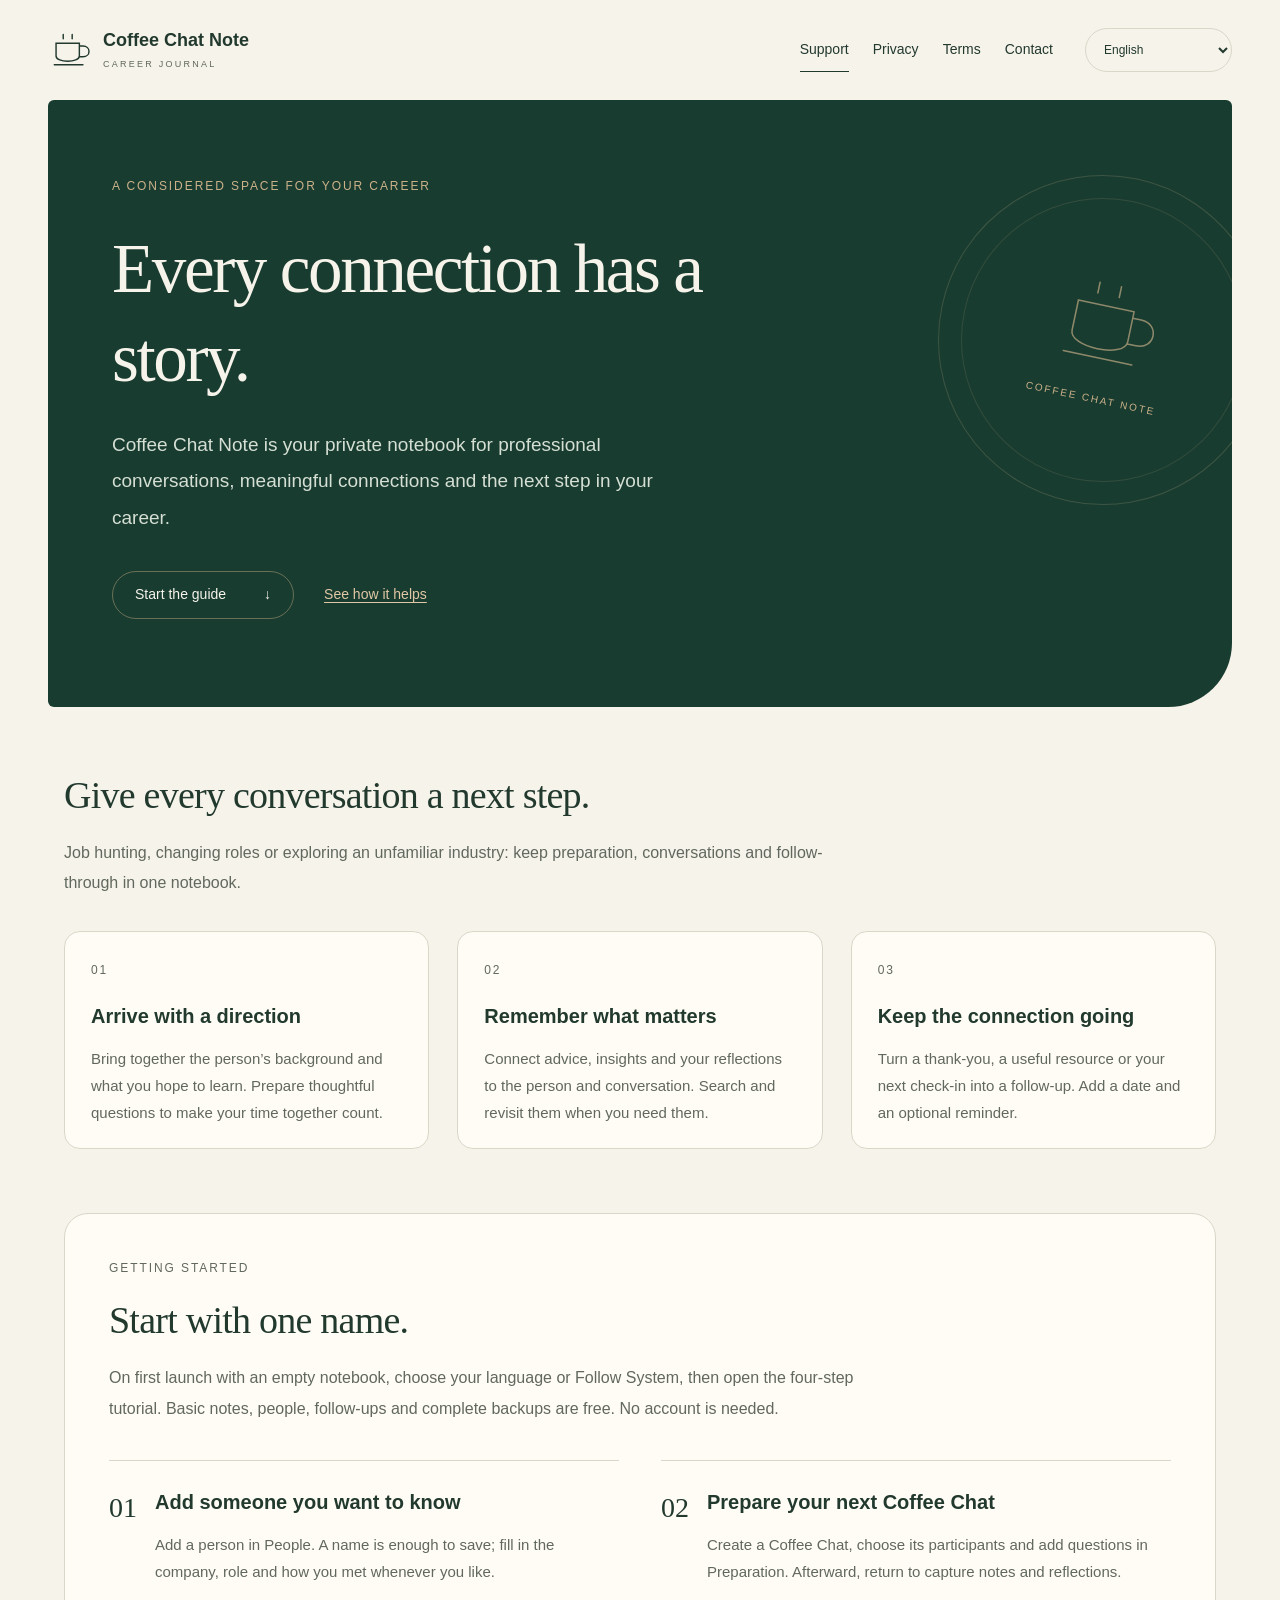
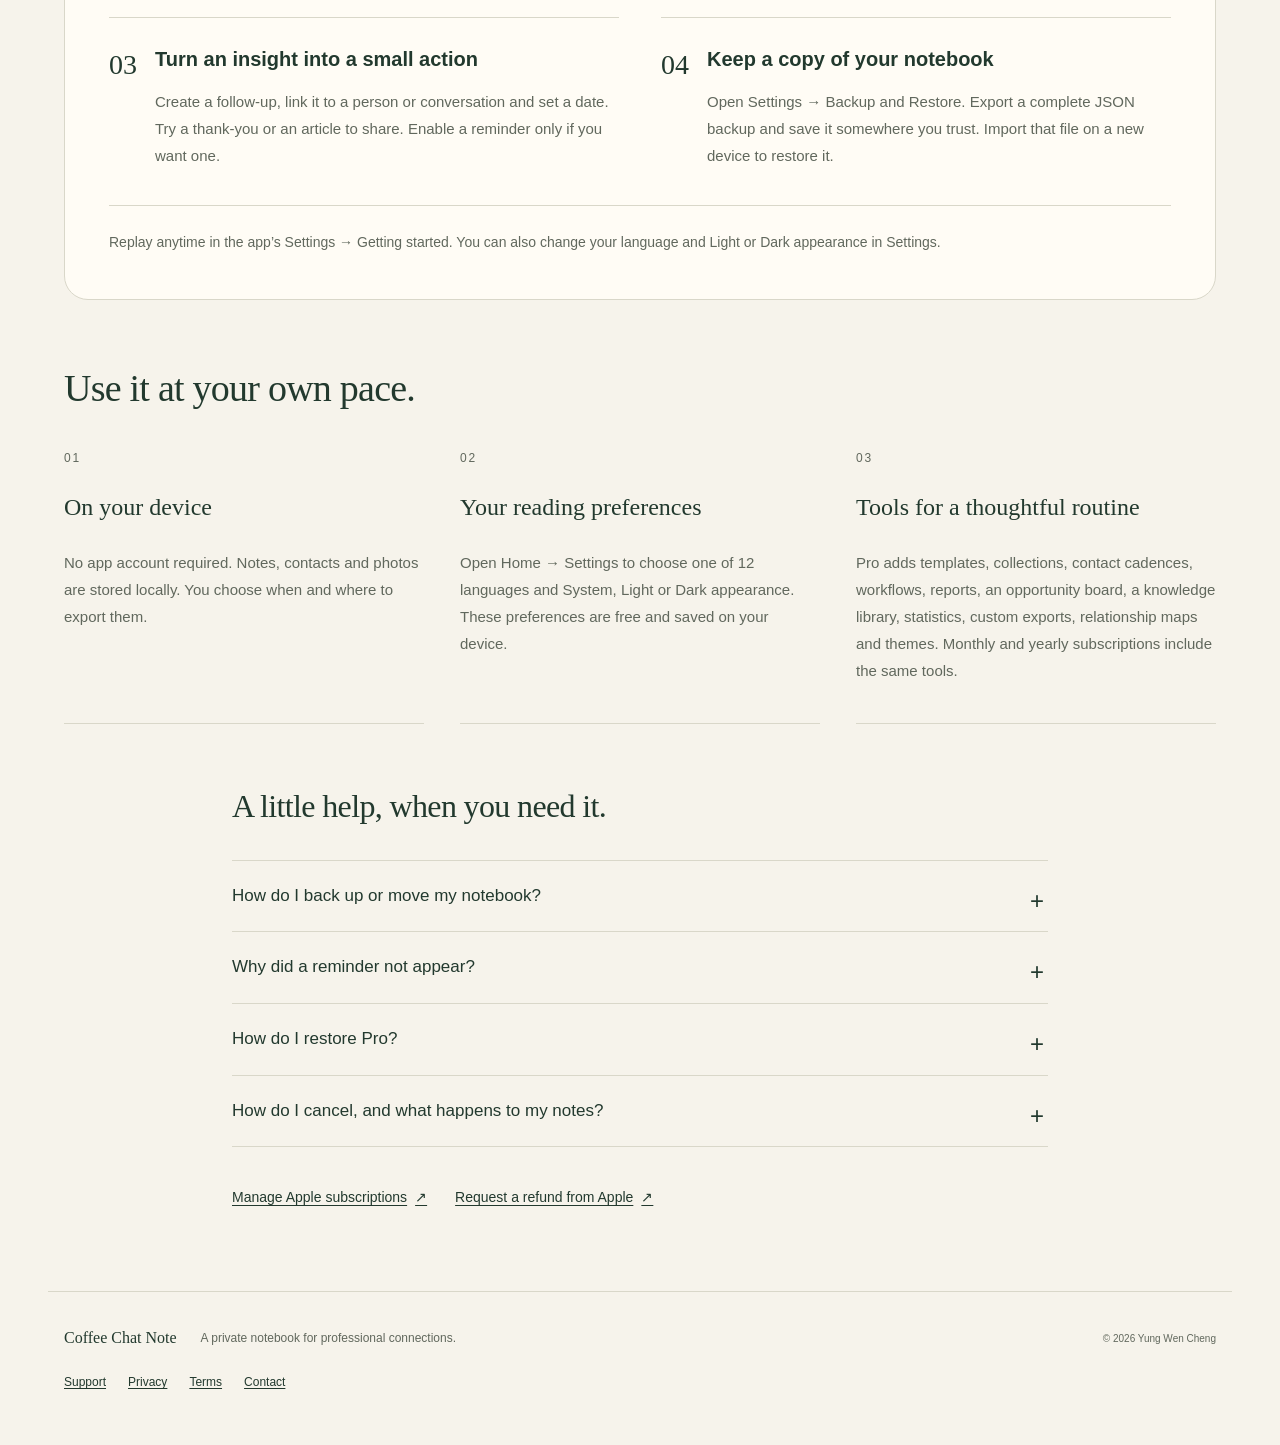
<file: index.html>
<!doctype html>
<html lang="en" dir="ltr"><head><meta charset="utf-8"><meta name="viewport" content="width=device-width,initial-scale=1"><meta name="color-scheme" content="light dark"><meta name="description" content="Coffee Chat Note: support, privacy and subscriptions for your private professional notebook."><title>Support · Coffee Chat Note</title><link rel="icon" type="image/svg+xml" href="icon.svg"><link rel="stylesheet" href="style.css?v=20261011-i18n"><script defer src="site.js?v=20261011-i18n"></script></head>
<body data-page="index"><a class="skip" href="#main"><span data-i18n="skip" >Skip to content</span></a><header class="site-header"><a class="brand" href="index.html"><svg viewBox="0 0 48 48" aria-hidden="true"><path d="M9 16h26v14c0 8-26 8-26 0V16Zm26 3h4c9 0 9 12 0 12h-4M7 40h32M17 6v5m10-5v5"/></svg><span>Coffee Chat Note<small>CAREER JOURNAL</small></span></a><nav aria-label="Main"><a href="index.html" aria-current=page><span data-i18n="navSupport" >Support</span></a><a href="privacy.html" ><span data-i18n="navPrivacy" >Privacy</span></a><a href="terms.html" ><span data-i18n="navTerms" >Terms</span></a><a href="contact.html" ><span data-i18n="navContact" >Contact</span></a></nav><div class="language"><label for="language" data-i18n="language">Language</label><select id="language"><option value="en">English</option><option value="zh-Hant">繁體中文</option><option value="zh-Hans">简体中文</option><option value="ja">日本語</option><option value="es">Español</option><option value="fr">Français</option><option value="ko">한국어</option><option value="de">Deutsch</option><option value="pt-BR">Português (Brasil)</option><option value="id">Bahasa Indonesia</option><option value="hi">हिन्दी</option><option value="ar">العربية</option></select></div></header><main id="main"><section class="hero">
<p data-i18n="eyebrow" class=eyebrow>A considered space for your career</p><h1 data-i18n="hero" >Every connection has a story.</h1><p data-i18n="intro" class=lead>Coffee Chat Note is your private notebook for professional conversations, meaningful connections and the next step in your career.</p>
<div class="hero-actions"><a class="button" href="#getting-started"><span data-i18n="guideCTA" >Start the guide</span> <span aria-hidden="true">↓</span></a><a class="hero-link" href="#value"><span data-i18n="valueCTA" >See how it helps</span></a></div>
<div class="hero-orbit" aria-hidden="true"><svg viewBox="0 0 48 48" aria-hidden="true"><path d="M9 16h26v14c0 8-26 8-26 0V16Zm26 3h4c9 0 9 12 0 12h-4M7 40h32M17 6v5m10-5v5"/></svg><span>COFFEE CHAT NOTE</span></div></section>
<section class="value-section" id="value" aria-labelledby="value-title"><h2 data-i18n="valueTitle" id="value-title">Give every conversation a next step.</h2><p data-i18n="valueIntro" class=section-intro>Job hunting, changing roles or exploring an unfamiliar industry: keep preparation, conversations and follow-through in one notebook.</p><div class="value-grid"><article class="value-card"><span class="number" aria-hidden="true">01</span><h3 data-i18n="value1Title" >Arrive with a direction</h3><p data-i18n="value1Body" >Bring together the person’s background and what you hope to learn. Prepare thoughtful questions to make your time together count.</p></article><article class="value-card"><span class="number" aria-hidden="true">02</span><h3 data-i18n="value2Title" >Remember what matters</h3><p data-i18n="value2Body" >Connect advice, insights and your reflections to the person and conversation. Search and revisit them when you need them.</p></article><article class="value-card"><span class="number" aria-hidden="true">03</span><h3 data-i18n="value3Title" >Keep the connection going</h3><p data-i18n="value3Body" >Turn a thank-you, a useful resource or your next check-in into a follow-up. Add a date and an optional reminder.</p></article></div></section>
<section class="getting-started" id="getting-started" aria-labelledby="guide-title"><header><p data-i18n="guideEyebrow" class=eyebrow>GETTING STARTED</p><h2 data-i18n="guideTitle" id="guide-title">Start with one name.</h2><p data-i18n="guideIntro" class=section-intro>On first launch with an empty notebook, choose your language or Follow System, then open the four-step tutorial. Basic notes, people, follow-ups and complete backups are free. No account is needed.</p></header><ol class="guide-steps" role="list"><li><span class="step-number" aria-hidden="true">01</span><div><h3 data-i18n="step1Title" >Add someone you want to know</h3><p data-i18n="step1Body" >Add a person in People. A name is enough to save; fill in the company, role and how you met whenever you like.</p></div></li><li><span class="step-number" aria-hidden="true">02</span><div><h3 data-i18n="step2Title" >Prepare your next Coffee Chat</h3><p data-i18n="step2Body" >Create a Coffee Chat, choose its participants and add questions in Preparation. Afterward, return to capture notes and reflections.</p></div></li><li><span class="step-number" aria-hidden="true">03</span><div><h3 data-i18n="step3Title" >Turn an insight into a small action</h3><p data-i18n="step3Body" >Create a follow-up, link it to a person or conversation and set a date. Try a thank-you or an article to share. Enable a reminder only if you want one.</p></div></li><li><span class="step-number" aria-hidden="true">04</span><div><h3 data-i18n="step4Title" >Keep a copy of your notebook</h3><p data-i18n="step4Body" >Open Settings → Backup and Restore. Export a complete JSON backup and save it somewhere you trust. Import that file on a new device to restore it.</p></div></li></ol><p class="guide-note" data-i18n="guideReplay">Replay anytime in the app’s Settings → Getting started. You can also change your language and Light or Dark appearance in Settings.</p></section>
<section class="everyday" aria-labelledby="everyday-title"><h2 data-i18n="everydayTitle" id="everyday-title">Use it at your own pace.</h2><div class="features"><article class="feature"><span class="number" aria-hidden="true">01</span><h3 data-i18n="local" >On your device</h3><p data-i18n="localBody" >No app account required. Notes, contacts and photos are stored locally. You choose when and where to export them.</p></article><article class="feature"><span class="number" aria-hidden="true">02</span><h3 data-i18n="settings" >Your reading preferences</h3><p data-i18n="settingsBody" >Open Home → Settings to choose one of 12 languages and System, Light or Dark appearance. These preferences are free and saved on your device.</p></article><article class="feature"><span class="number" aria-hidden="true">03</span><h3 data-i18n="pro" >Tools for a thoughtful routine</h3><p data-i18n="proBody" >Pro adds templates, collections, contact cadences, workflows, reports, an opportunity board, a knowledge library, statistics, custom exports, relationship maps and themes. Monthly and yearly subscriptions include the same tools.</p></article></div></section>
<section class="faq" id="faq"><h2 data-i18n="faq" >A little help, when you need it.</h2><details><summary><span data-i18n="backupQ" >How do I back up or move my notebook?</span></summary><p data-i18n="backupA" >Open Settings → Backup and Restore to export a complete JSON backup, including records, relationships and photos. Save it in a trusted place. To move devices, transfer that file and import it on the new device. Preview the restore choices carefully; exports may contain private information.</p></details><details><summary><span data-i18n="reminderQ" >Why did a reminder not appear?</span></summary><p data-i18n="reminderA" >Check notification permission in iOS Settings, enable the reminder on the pending task, and check its date and pause setting. Date-only reminders occur at 9:00 AM in the task’s selected time zone. The nearest 60 future reminders are scheduled and refreshed when you open or edit the app. Focus modes and system notification settings can affect delivery.</p></details><details><summary><span data-i18n="restoreQ" >How do I restore Pro?</span></summary><p data-i18n="restoreA" >Use the same Apple Account used for the purchase, then open Settings → Pro → Restore Purchases. An active subscription is required. Connect to the App Store if the status cannot be verified. Backup files do not transfer Pro access.</p></details><details><summary><span data-i18n="cancelQ" >How do I cancel, and what happens to my notes?</span></summary><p data-i18n="cancelA" >Manage or cancel in iPhone Settings → your name → Subscriptions. Canceling stops the next renewal; Pro stays available until the paid period ends. Free notes, existing template answers, and complete backup and restore remain available afterward. Apple handles refund requests.</p></details><div class="link-row"><a class="text-link" href="https://apps.apple.com/account/subscriptions"><span data-i18n="manage" >Manage Apple subscriptions</span> <span aria-hidden="true">↗</span></a><a class="text-link" href="https://reportaproblem.apple.com/"><span data-i18n="refund" >Request a refund from Apple</span> <span aria-hidden="true">↗</span></a></div></section></main><footer><a class="brand-name" href="index.html">Coffee Chat Note</a><p data-i18n="footer" >A private notebook for professional connections.</p><small>© 2026 Yung Wen Cheng</small><div><a href="index.html" aria-current=page><span data-i18n="navSupport" >Support</span></a><a href="privacy.html" ><span data-i18n="navPrivacy" >Privacy</span></a><a href="terms.html" ><span data-i18n="navTerms" >Terms</span></a><a href="contact.html" ><span data-i18n="navContact" >Contact</span></a></div></footer></body></html>
</file>
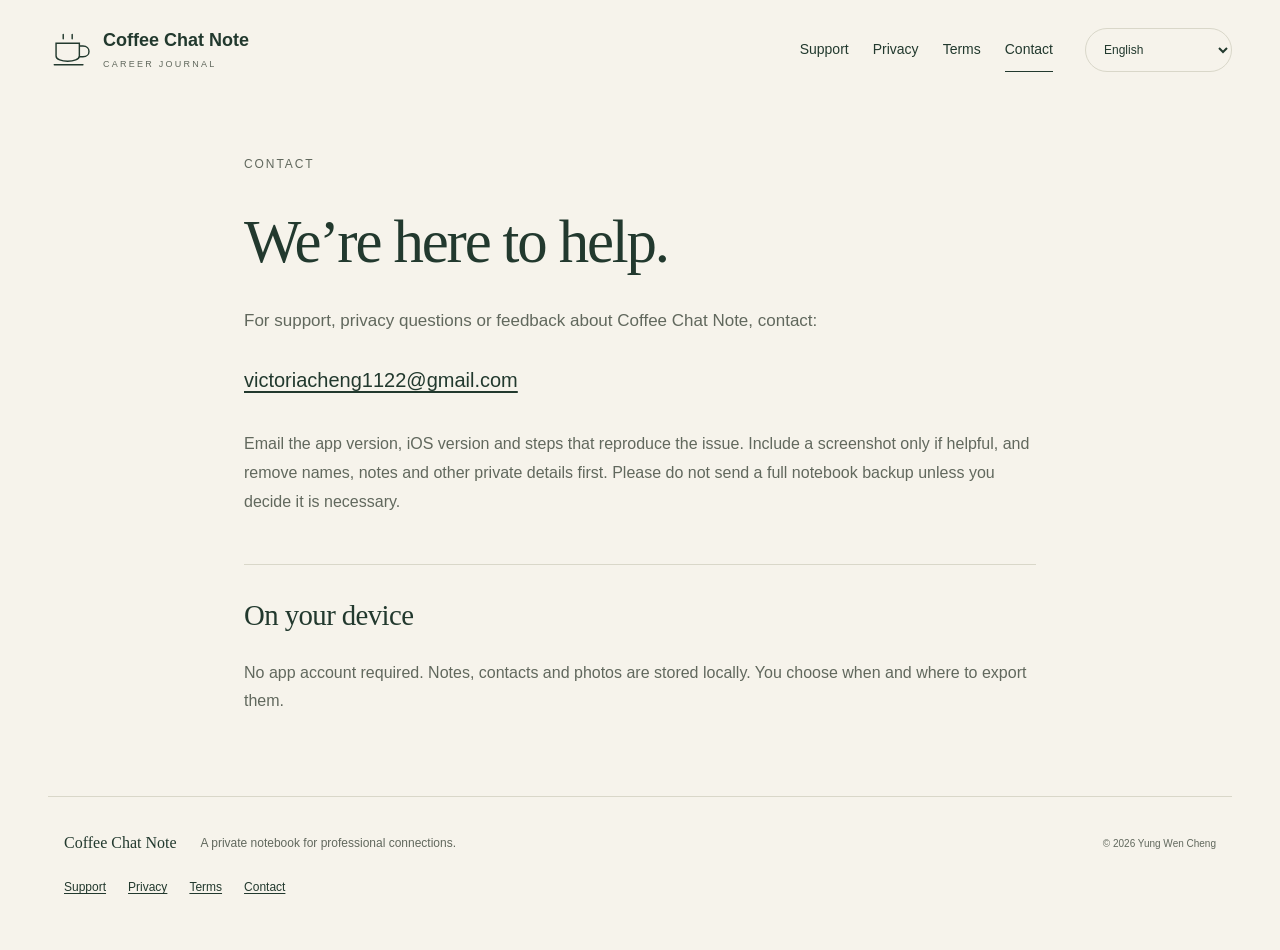
<file: contact.html>
<!doctype html>
<html lang="en" dir="ltr"><head><meta charset="utf-8"><meta name="viewport" content="width=device-width,initial-scale=1"><meta name="color-scheme" content="light dark"><meta name="description" content="Coffee Chat Note: support, privacy and subscriptions for your private professional notebook."><title>Contact · Coffee Chat Note</title><link rel="icon" type="image/svg+xml" href="icon.svg"><link rel="stylesheet" href="style.css?v=20261011-i18n"><script defer src="site.js?v=20261011-i18n"></script></head>
<body data-page="contact"><a class="skip" href="#main"><span data-i18n="skip" >Skip to content</span></a><header class="site-header"><a class="brand" href="index.html"><svg viewBox="0 0 48 48" aria-hidden="true"><path d="M9 16h26v14c0 8-26 8-26 0V16Zm26 3h4c9 0 9 12 0 12h-4M7 40h32M17 6v5m10-5v5"/></svg><span>Coffee Chat Note<small>CAREER JOURNAL</small></span></a><nav aria-label="Main"><a href="index.html" ><span data-i18n="navSupport" >Support</span></a><a href="privacy.html" ><span data-i18n="navPrivacy" >Privacy</span></a><a href="terms.html" ><span data-i18n="navTerms" >Terms</span></a><a href="contact.html" aria-current=page><span data-i18n="navContact" >Contact</span></a></nav><div class="language"><label for="language" data-i18n="language">Language</label><select id="language"><option value="en">English</option><option value="zh-Hant">繁體中文</option><option value="zh-Hans">简体中文</option><option value="ja">日本語</option><option value="es">Español</option><option value="fr">Français</option><option value="ko">한국어</option><option value="de">Deutsch</option><option value="pt-BR">Português (Brasil)</option><option value="id">Bahasa Indonesia</option><option value="hi">हिन्दी</option><option value="ar">العربية</option></select></div></header><main id="main"><article class="document contact"><p data-i18n="navContact" class=eyebrow>Contact</p><h1 data-i18n="contactTitle" >We’re here to help.</h1><p data-i18n="contactIntro" class=lead>For support, privacy questions or feedback about Coffee Chat Note, contact:</p><a class="email" href="mailto:victoriacheng1122@gmail.com?subject=Coffee%20Chat%20Note%20Support">victoriacheng1122@gmail.com</a><p data-i18n="helpBody" >Email the app version, iOS version and steps that reproduce the issue. Include a screenshot only if helpful, and remove names, notes and other private details first. Please do not send a full notebook backup unless you decide it is necessary.</p><div class="contact-note"><h2 data-i18n="local" >On your device</h2><p data-i18n="localBody" >No app account required. Notes, contacts and photos are stored locally. You choose when and where to export them.</p></div></article></main><footer><a class="brand-name" href="index.html">Coffee Chat Note</a><p data-i18n="footer" >A private notebook for professional connections.</p><small>© 2026 Yung Wen Cheng</small><div><a href="index.html" ><span data-i18n="navSupport" >Support</span></a><a href="privacy.html" ><span data-i18n="navPrivacy" >Privacy</span></a><a href="terms.html" ><span data-i18n="navTerms" >Terms</span></a><a href="contact.html" aria-current=page><span data-i18n="navContact" >Contact</span></a></div></footer></body></html>
</file>
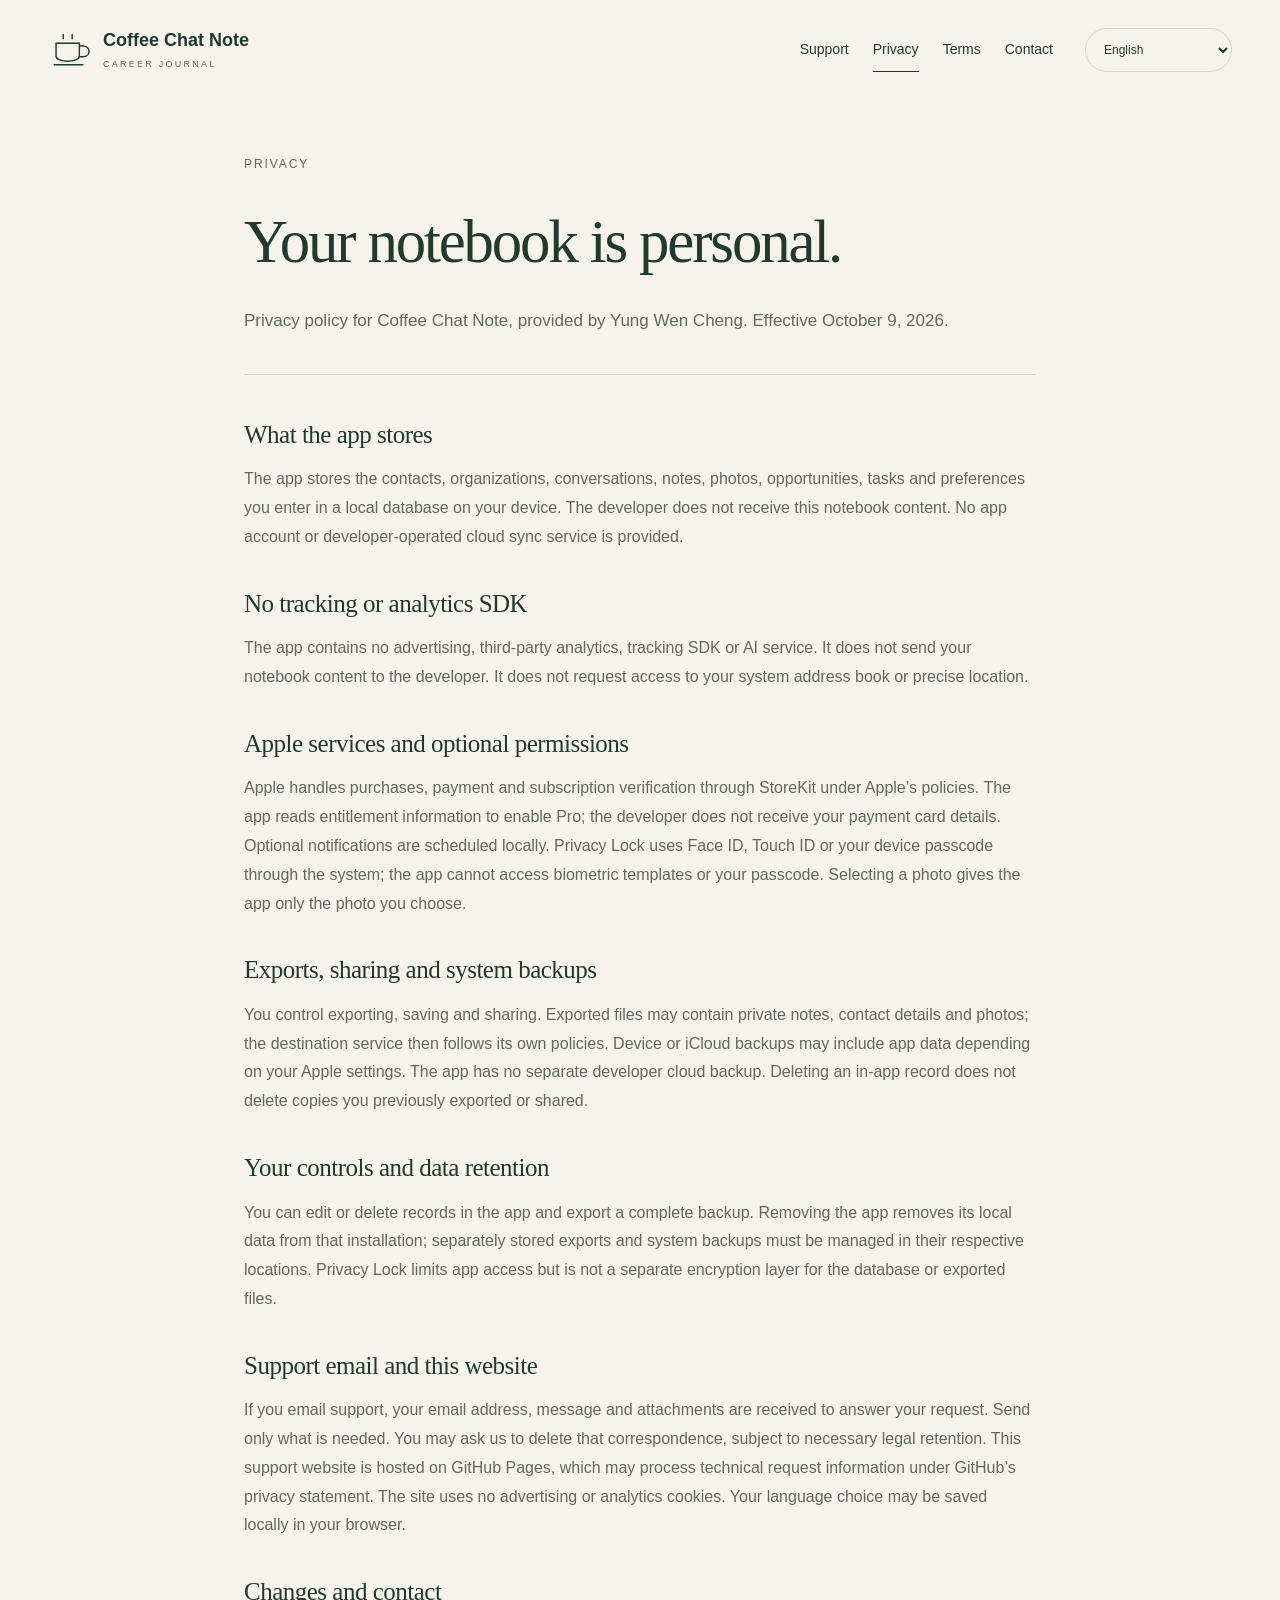
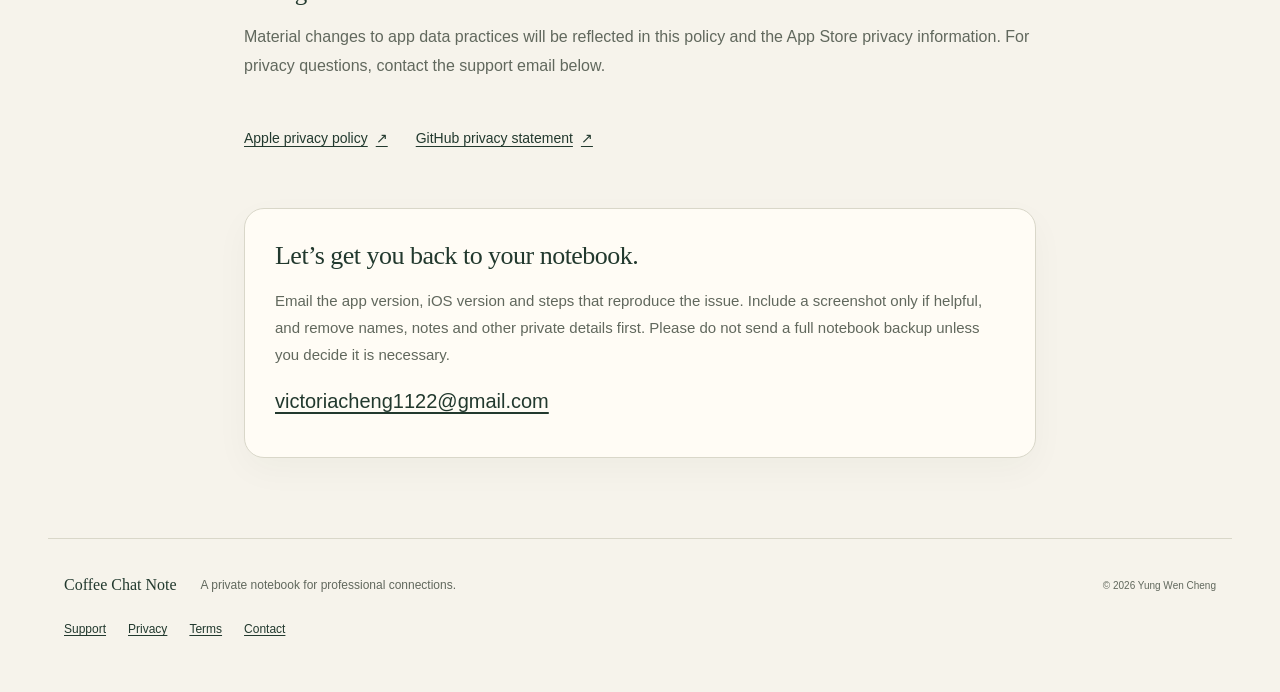
<file: privacy.html>
<!doctype html>
<html lang="en" dir="ltr"><head><meta charset="utf-8"><meta name="viewport" content="width=device-width,initial-scale=1"><meta name="color-scheme" content="light dark"><meta name="description" content="Coffee Chat Note: support, privacy and subscriptions for your private professional notebook."><title>Privacy · Coffee Chat Note</title><link rel="icon" type="image/svg+xml" href="icon.svg"><link rel="stylesheet" href="style.css?v=20261011-i18n"><script defer src="site.js?v=20261011-i18n"></script></head>
<body data-page="privacy"><a class="skip" href="#main"><span data-i18n="skip" >Skip to content</span></a><header class="site-header"><a class="brand" href="index.html"><svg viewBox="0 0 48 48" aria-hidden="true"><path d="M9 16h26v14c0 8-26 8-26 0V16Zm26 3h4c9 0 9 12 0 12h-4M7 40h32M17 6v5m10-5v5"/></svg><span>Coffee Chat Note<small>CAREER JOURNAL</small></span></a><nav aria-label="Main"><a href="index.html" ><span data-i18n="navSupport" >Support</span></a><a href="privacy.html" aria-current=page><span data-i18n="navPrivacy" >Privacy</span></a><a href="terms.html" ><span data-i18n="navTerms" >Terms</span></a><a href="contact.html" ><span data-i18n="navContact" >Contact</span></a></nav><div class="language"><label for="language" data-i18n="language">Language</label><select id="language"><option value="en">English</option><option value="zh-Hant">繁體中文</option><option value="zh-Hans">简体中文</option><option value="ja">日本語</option><option value="es">Español</option><option value="fr">Français</option><option value="ko">한국어</option><option value="de">Deutsch</option><option value="pt-BR">Português (Brasil)</option><option value="id">Bahasa Indonesia</option><option value="hi">हिन्दी</option><option value="ar">العربية</option></select></div></header><main id="main"><article class="document"><header><p data-i18n="navPrivacy" class=eyebrow>Privacy</p><h1 data-i18n="privacyTitle" >Your notebook is personal.</h1><p data-i18n="privacyIntro" class=lead>Privacy policy for Coffee Chat Note, provided by Yung Wen Cheng. Effective October 9, 2026.</p></header><section><h2 data-i18n="p1Title" >What the app stores</h2><p data-i18n="p1Body" >The app stores the contacts, organizations, conversations, notes, photos, opportunities, tasks and preferences you enter in a local database on your device. The developer does not receive this notebook content. No app account or developer-operated cloud sync service is provided.</p></section><section><h2 data-i18n="p2Title" >No tracking or analytics SDK</h2><p data-i18n="p2Body" >The app contains no advertising, third-party analytics, tracking SDK or AI service. It does not send your notebook content to the developer. It does not request access to your system address book or precise location.</p></section><section><h2 data-i18n="p3Title" >Apple services and optional permissions</h2><p data-i18n="p3Body" >Apple handles purchases, payment and subscription verification through StoreKit under Apple’s policies. The app reads entitlement information to enable Pro; the developer does not receive your payment card details. Optional notifications are scheduled locally. Privacy Lock uses Face ID, Touch ID or your device passcode through the system; the app cannot access biometric templates or your passcode. Selecting a photo gives the app only the photo you choose.</p></section><section><h2 data-i18n="p4Title" >Exports, sharing and system backups</h2><p data-i18n="p4Body" >You control exporting, saving and sharing. Exported files may contain private notes, contact details and photos; the destination service then follows its own policies. Device or iCloud backups may include app data depending on your Apple settings. The app has no separate developer cloud backup. Deleting an in-app record does not delete copies you previously exported or shared.</p></section><section><h2 data-i18n="p5Title" >Your controls and data retention</h2><p data-i18n="p5Body" >You can edit or delete records in the app and export a complete backup. Removing the app removes its local data from that installation; separately stored exports and system backups must be managed in their respective locations. Privacy Lock limits app access but is not a separate encryption layer for the database or exported files.</p></section><section><h2 data-i18n="p6Title" >Support email and this website</h2><p data-i18n="p6Body" >If you email support, your email address, message and attachments are received to answer your request. Send only what is needed. You may ask us to delete that correspondence, subject to necessary legal retention. This support website is hosted on GitHub Pages, which may process technical request information under GitHub’s privacy statement. The site uses no advertising or analytics cookies. Your language choice may be saved locally in your browser.</p></section><section><h2 data-i18n="p7Title" >Changes and contact</h2><p data-i18n="p7Body" >Material changes to app data practices will be reflected in this policy and the App Store privacy information. For privacy questions, contact the support email below.</p></section><div class="link-row"><a class="text-link" href="https://www.apple.com/legal/privacy/"><span data-i18n="applePrivacy" >Apple privacy policy</span> <span aria-hidden="true">↗</span></a><a class="text-link" href="https://docs.github.com/en/site-policy/privacy-policies/github-general-privacy-statement"><span data-i18n="githubPrivacy" >GitHub privacy statement</span> <span aria-hidden="true">↗</span></a></div><section class="help-panel" aria-labelledby="help-title"><h2 data-i18n="helpTitle" id="help-title">Let’s get you back to your notebook.</h2><p data-i18n="helpBody" >Email the app version, iOS version and steps that reproduce the issue. Include a screenshot only if helpful, and remove names, notes and other private details first. Please do not send a full notebook backup unless you decide it is necessary.</p><a class="email" href="mailto:victoriacheng1122@gmail.com?subject=Coffee%20Chat%20Note%20Support">victoriacheng1122@gmail.com</a></section></article></main><footer><a class="brand-name" href="index.html">Coffee Chat Note</a><p data-i18n="footer" >A private notebook for professional connections.</p><small>© 2026 Yung Wen Cheng</small><div><a href="index.html" ><span data-i18n="navSupport" >Support</span></a><a href="privacy.html" aria-current=page><span data-i18n="navPrivacy" >Privacy</span></a><a href="terms.html" ><span data-i18n="navTerms" >Terms</span></a><a href="contact.html" ><span data-i18n="navContact" >Contact</span></a></div></footer></body></html>
</file>
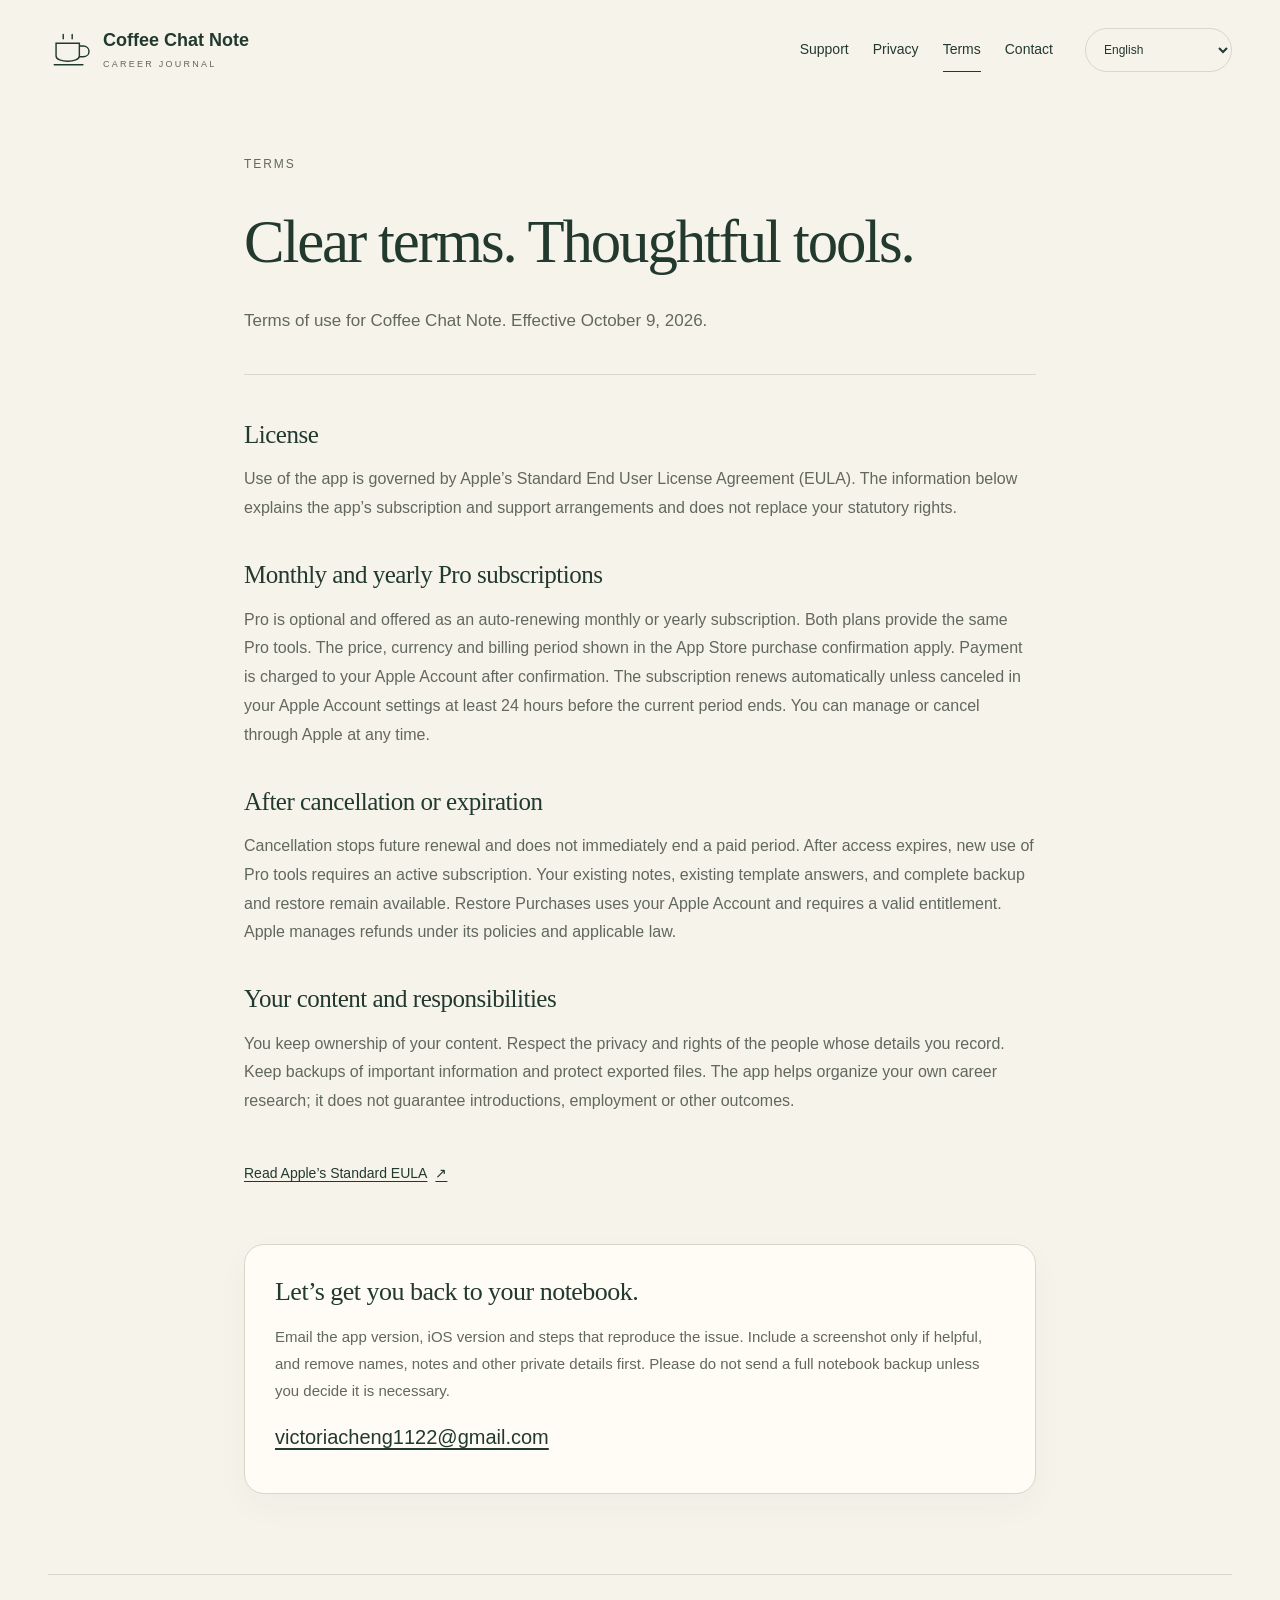
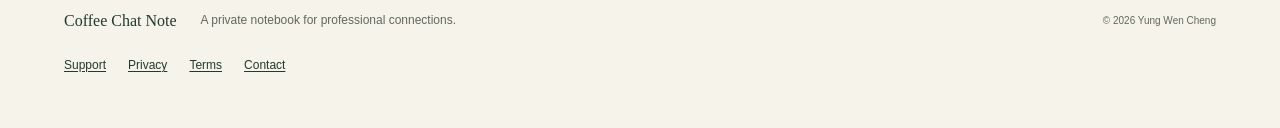
<file: terms.html>
<!doctype html>
<html lang="en" dir="ltr"><head><meta charset="utf-8"><meta name="viewport" content="width=device-width,initial-scale=1"><meta name="color-scheme" content="light dark"><meta name="description" content="Coffee Chat Note: support, privacy and subscriptions for your private professional notebook."><title>Terms · Coffee Chat Note</title><link rel="icon" type="image/svg+xml" href="icon.svg"><link rel="stylesheet" href="style.css?v=20261011-i18n"><script defer src="site.js?v=20261011-i18n"></script></head>
<body data-page="terms"><a class="skip" href="#main"><span data-i18n="skip" >Skip to content</span></a><header class="site-header"><a class="brand" href="index.html"><svg viewBox="0 0 48 48" aria-hidden="true"><path d="M9 16h26v14c0 8-26 8-26 0V16Zm26 3h4c9 0 9 12 0 12h-4M7 40h32M17 6v5m10-5v5"/></svg><span>Coffee Chat Note<small>CAREER JOURNAL</small></span></a><nav aria-label="Main"><a href="index.html" ><span data-i18n="navSupport" >Support</span></a><a href="privacy.html" ><span data-i18n="navPrivacy" >Privacy</span></a><a href="terms.html" aria-current=page><span data-i18n="navTerms" >Terms</span></a><a href="contact.html" ><span data-i18n="navContact" >Contact</span></a></nav><div class="language"><label for="language" data-i18n="language">Language</label><select id="language"><option value="en">English</option><option value="zh-Hant">繁體中文</option><option value="zh-Hans">简体中文</option><option value="ja">日本語</option><option value="es">Español</option><option value="fr">Français</option><option value="ko">한국어</option><option value="de">Deutsch</option><option value="pt-BR">Português (Brasil)</option><option value="id">Bahasa Indonesia</option><option value="hi">हिन्दी</option><option value="ar">العربية</option></select></div></header><main id="main"><article class="document"><header><p data-i18n="navTerms" class=eyebrow>Terms</p><h1 data-i18n="legalTitle" >Clear terms. Thoughtful tools.</h1><p data-i18n="legalIntro" class=lead>Terms of use for Coffee Chat Note. Effective October 9, 2026.</p></header><section><h2 data-i18n="t1Title" >License</h2><p data-i18n="t1Body" >Use of the app is governed by Apple’s Standard End User License Agreement (EULA). The information below explains the app’s subscription and support arrangements and does not replace your statutory rights.</p></section><section><h2 data-i18n="t2Title" >Monthly and yearly Pro subscriptions</h2><p data-i18n="t2Body" >Pro is optional and offered as an auto-renewing monthly or yearly subscription. Both plans provide the same Pro tools. The price, currency and billing period shown in the App Store purchase confirmation apply. Payment is charged to your Apple Account after confirmation. The subscription renews automatically unless canceled in your Apple Account settings at least 24 hours before the current period ends. You can manage or cancel through Apple at any time.</p></section><section><h2 data-i18n="t3Title" >After cancellation or expiration</h2><p data-i18n="t3Body" >Cancellation stops future renewal and does not immediately end a paid period. After access expires, new use of Pro tools requires an active subscription. Your existing notes, existing template answers, and complete backup and restore remain available. Restore Purchases uses your Apple Account and requires a valid entitlement. Apple manages refunds under its policies and applicable law.</p></section><section><h2 data-i18n="t4Title" >Your content and responsibilities</h2><p data-i18n="t4Body" >You keep ownership of your content. Respect the privacy and rights of the people whose details you record. Keep backups of important information and protect exported files. The app helps organize your own career research; it does not guarantee introductions, employment or other outcomes.</p></section><div class="link-row"><a class="text-link" href="https://www.apple.com/legal/internet-services/itunes/dev/stdeula/"><span data-i18n="eula" >Read Apple’s Standard EULA</span> <span aria-hidden="true">↗</span></a></div><section class="help-panel" aria-labelledby="help-title"><h2 data-i18n="helpTitle" id="help-title">Let’s get you back to your notebook.</h2><p data-i18n="helpBody" >Email the app version, iOS version and steps that reproduce the issue. Include a screenshot only if helpful, and remove names, notes and other private details first. Please do not send a full notebook backup unless you decide it is necessary.</p><a class="email" href="mailto:victoriacheng1122@gmail.com?subject=Coffee%20Chat%20Note%20Support">victoriacheng1122@gmail.com</a></section></article></main><footer><a class="brand-name" href="index.html">Coffee Chat Note</a><p data-i18n="footer" >A private notebook for professional connections.</p><small>© 2026 Yung Wen Cheng</small><div><a href="index.html" ><span data-i18n="navSupport" >Support</span></a><a href="privacy.html" ><span data-i18n="navPrivacy" >Privacy</span></a><a href="terms.html" aria-current=page><span data-i18n="navTerms" >Terms</span></a><a href="contact.html" ><span data-i18n="navContact" >Contact</span></a></div></footer></body></html>
</file>
<file: style.css>
:root{--bg:#f6f3eb;--paper:#fffcf5;--ink:#22392e;--muted:#61685d;--line:#d9d7c9;--gold:#ccb28a;--green:#193c30;--light:#f6f3eb;--shadow:0 12px 35px #1b352909;color-scheme:light dark}*{box-sizing:border-box}html{scroll-behavior:smooth;scroll-padding-top:2rem}body{margin:0;background:var(--bg);color:var(--ink);font:16px/1.8 -apple-system,BlinkMacSystemFont,"Segoe UI",sans-serif}a{color:inherit;text-underline-offset:.2em}button,select,a,summary{-webkit-tap-highlight-color:transparent}a:focus-visible,select:focus-visible,summary:focus-visible{outline:3px solid #9d783a;outline-offset:5px;border-radius:4px}h1,h2,p{margin-top:0}h1,h2{font-family:Georgia,"Times New Roman","Noto Serif TC",serif;line-height:1.3;font-weight:400;letter-spacing:-.035em}h1{font-size:clamp(2.4rem,5.4vw,4.8rem);max-width:800px;margin-bottom:24px}h2{font-size:1.8rem;letter-spacing:-.02em}p{color:var(--muted)}.skip{position:absolute;top:-100px;inset-inline-start:20px;background:var(--paper);padding:12px;z-index:10}.skip:focus{top:12px}.site-header{max-width:1280px;margin:auto;padding:28px 48px;display:flex;align-items:center;gap:32px;flex-wrap:wrap}.brand{display:flex;align-items:center;gap:12px;line-height:1.3;text-decoration:none;font-size:18px;font-weight:600}.brand svg{width:43px;height:43px;fill:none;stroke:var(--ink);stroke-width:1.6;stroke-linecap:round}.brand small{display:block;font-size:9px;letter-spacing:.25em;margin-top:6px;font-weight:500;color:var(--muted)}nav{display:flex;gap:24px;margin-inline-start:auto;flex-wrap:wrap}nav a{text-decoration:none;font-size:14px;min-height:44px;display:flex;align-items:center;border-bottom:1px solid transparent}nav [aria-current]{border-bottom-color:var(--ink)}.language{display:flex;gap:8px;align-items:center;font-size:12px}.language label{position:absolute;clip-path:inset(50%);width:1px;height:1px;overflow:hidden}select{font:inherit;min-height:44px;max-width:160px;background:transparent;color:var(--ink);border:1px solid var(--line);border-radius:24px;padding:0 14px}main{max-width:1184px;margin:auto}.hero{position:relative;overflow:hidden;background:var(--green);color:var(--light);padding:76px 64px 88px;border-radius:6px 6px 64px 6px}.hero h1{max-width:630px}.eyebrow{text-transform:uppercase;letter-spacing:.16em;font-size:12px;font-weight:500;margin-bottom:26px}.hero .eyebrow{color:var(--gold)}.hero .lead{max-width:580px;color:#d5dfd4}.lead{font-size:19px;line-height:1.9}.hero-orbit{position:absolute;inset-inline-end:-36px;top:75px;width:330px;height:330px;border:1px solid #c4b38b35;border-radius:50%;display:flex;flex-direction:column;justify-content:center;align-items:center;transform:rotate(12deg);pointer-events:none}.hero-orbit:before{content:"";position:absolute;inset:22px;border-radius:50%;border:1px solid #c4b38b25}.hero-orbit svg{width:105px;fill:none;stroke:var(--gold);stroke-width:.7;stroke-linecap:round;opacity:.65}.hero-orbit span{font-size:10px;letter-spacing:.2em;margin-top:15px;color:var(--gold)}.button{display:inline-flex;align-items:center;gap:38px;border:1px solid #ccb28a70;border-radius:28px;min-height:48px;padding:8px 22px;text-decoration:none;font-size:14px;margin-top:16px}.features{display:grid;grid-template-columns:repeat(3,1fr);padding:58px 16px 52px;gap:36px}.feature{border-bottom:1px solid var(--line);padding-bottom:24px}.number{display:block;color:var(--muted);font-size:12px;letter-spacing:.15em;margin-bottom:20px}.feature h3{font-size:24px}.feature p{font-size:15px}.faq{max-width:880px;margin:30px auto 72px;padding:0 32px}.faq>h2{margin-bottom:32px;font-size:32px}details{border-top:1px solid var(--line)}details:last-of-type{border-bottom:1px solid var(--line)}summary{cursor:pointer;padding:20px 30px 20px 0;font-size:17px;position:relative;list-style:none;font-weight:500}summary::-webkit-details-marker{display:none}summary:after{content:"+";position:absolute;inset-inline-end:4px;top:18px;font-weight:300;font-size:24px}details[open] summary:after{content:"−"}details p{padding:0 24px 8px 0}.link-row{display:flex;gap:12px 28px;flex-wrap:wrap;margin:28px 0}.text-link{font-size:14px;display:inline-flex;align-items:center;gap:8px;min-height:44px}.help-panel{background:var(--paper);border:1px solid var(--line);border-radius:20px;box-shadow:var(--shadow);padding:36px 44px;margin:0 16px 72px}.help-panel p{max-width:750px;font-size:15px}.email{display:inline-block;font-size:clamp(14px,2vw,20px);font-weight:500;overflow-wrap:anywhere;min-height:44px}.document{max-width:840px;margin:54px auto 80px;padding:0 24px}.document header{border-bottom:1px solid var(--line);padding-bottom:20px;margin-bottom:44px}.document h1{font-size:clamp(2.3rem,5vw,3.8rem)}.document .lead{font-size:17px}.document section{margin-bottom:36px}.document section h2{font-size:25px;margin-bottom:14px}.document .help-panel{margin:48px 0 0;padding:30px}.document .help-panel h2{font-size:26px}.contact{min-height:55vh}.contact>.email{margin:8px 0 24px}.contact-note{border-top:1px solid var(--line);margin-top:48px;padding-top:32px}footer{border-top:1px solid var(--line);max-width:1184px;margin:auto;padding:32px 16px 44px;display:flex;flex-wrap:wrap;align-items:center;gap:12px 24px;font-size:12px}footer .brand-name{font-size:16px;text-decoration:none;font-family:Georgia,serif}footer p{margin:0}footer small{margin-inline-start:auto;color:var(--muted)}footer>div{flex-basis:100%;display:flex;gap:22px;flex-wrap:wrap}footer>div a{min-height:36px;display:inline-flex;align-items:center}[dir=rtl] h1,[dir=rtl] h2{letter-spacing:0}[dir=rtl] summary{padding-inline:0 30px}
@media(min-width:1050px){.hero .lead,.hero h1{position:relative;z-index:1}}@media(max-width:1050px){.hero-orbit{display:none}.site-header{padding:22px 28px;gap:16px}.site-header nav{order:3;flex-basis:100%;margin:0;gap:24px}.language{margin-inline-start:auto}main{margin:0 20px}.hero{padding:50px 32px}.features{gap:24px;padding-inline:4px}.feature h3{font-size:22px}}@media(max-width:640px){body{font-size:16px}.site-header{padding:20px;gap:12px}nav{justify-content:space-between}nav a{font-size:13px}.brand{font-size:15px}.brand svg{width:36px}.language select{max-width:125px;font-size:11px;padding:0 8px}.hero{padding:40px 25px 46px;border-radius:6px 6px 44px 6px}.hero .lead{font-size:16px}.eyebrow{font-size:10px;letter-spacing:.1em}.features{grid-template-columns:1fr;gap:22px;padding:34px 6px 20px}.number{margin-bottom:10px}.feature h3{margin-bottom:12px}.faq{padding:0 6px;margin:28px 0 48px}.faq>h2{font-size:28px}.help-panel{margin:0 0 44px;padding:26px}.help-panel h2{font-size:26px}.document{padding:0 6px;margin-top:32px}.document .help-panel{padding:23px}.document section h2{font-size:23px}.lead{font-size:17px}footer{margin:0 20px;padding-inline:0}footer small{margin:0;flex-basis:100%}}
@media(prefers-color-scheme:dark){:root{--bg:#14251e;--paper:#1c3026;--ink:#eee8dc;--muted:#bac6b9;--line:#3f5345;--green:#203e31;--shadow:none}.hero{border:1px solid var(--line)}select option{background:#1c3026}.number{color:var(--gold)}}@media(prefers-reduced-motion:reduce){html{scroll-behavior:auto}}

/* Product guide: visible steps stay readable without scripts or interaction. */
.hero-actions{display:flex;align-items:center;gap:20px 30px;flex-wrap:wrap;position:relative;z-index:1}
.hero-link{display:inline-flex;align-items:center;min-height:48px;margin-top:16px;font-size:14px;color:#e0c8a4}
.value-section,.everyday{padding:64px 16px 0}
.value-section>h2,.everyday>h2,.getting-started h2{font-size:clamp(28px,3vw,38px);max-width:780px;margin-bottom:18px;text-wrap:balance}
.section-intro{max-width:780px;margin-bottom:32px;line-height:1.9}
.value-grid{display:grid;grid-template-columns:repeat(3,minmax(0,1fr));gap:28px}
.value-card{padding:28px 26px 22px;border:1px solid var(--line);border-radius:16px;background:var(--paper)}
.value-card h3,.guide-steps h3{font-size:20px;line-height:1.5;font-weight:600;margin:0 0 14px;letter-spacing:0}
.value-card p{font-size:15px;margin:0}
.getting-started{margin:64px 16px 0;padding:44px;border:1px solid var(--line);border-radius:24px;background:var(--paper)}
.getting-started .eyebrow{margin-bottom:16px}
.guide-steps{list-style:none;display:grid;grid-template-columns:repeat(2,minmax(0,1fr));gap:32px 42px;padding:0;margin:36px 0}
.guide-steps li{display:flex;gap:18px;border-top:1px solid var(--line);padding-top:26px;min-width:0}
.step-number{flex:none;font-family:Georgia,serif;font-size:28px;color:var(--ink);line-height:1.5}
.guide-steps p{font-size:15px;margin:0;overflow-wrap:anywhere}
.guide-note{padding-top:24px;border-top:1px solid var(--line);font-size:14px;margin-bottom:0}
.everyday .features{padding:16px 0 32px}
html:lang(zh-Hant) h1,html:lang(zh-Hant) h2,html:lang(zh-Hans) h1,html:lang(zh-Hans) h2,html:lang(ja) h1,html:lang(ja) h2{letter-spacing:0;line-height:1.5}
@media(max-width:800px){.value-grid{grid-template-columns:1fr;gap:16px}.value-card{display:grid;grid-template-columns:38px minmax(0,1fr);gap:0 12px}.value-card .number{grid-row:span 2;margin-top:7px}.value-card h3{margin-bottom:8px}.value-card p{grid-column:2}.getting-started{padding:32px}.guide-steps{grid-template-columns:1fr;gap:24px}}
@media(max-width:640px){.value-section,.everyday{padding:40px 6px 0}.value-card{padding:22px 18px}.getting-started{margin:40px 0 0;padding:26px 22px}.guide-steps{margin:28px 0;gap:22px}.guide-steps li{gap:14px;padding-top:20px}.guide-steps h3{font-size:19px}.hero-actions{gap:0 18px}.hero-actions .button{gap:18px}.hero-link{font-size:13px}.everyday .features{padding-top:10px}}

.feature h3{font-family:Georgia,"Times New Roman","Noto Serif TC",serif;line-height:1.5;font-weight:400;margin-top:0}
</file>
